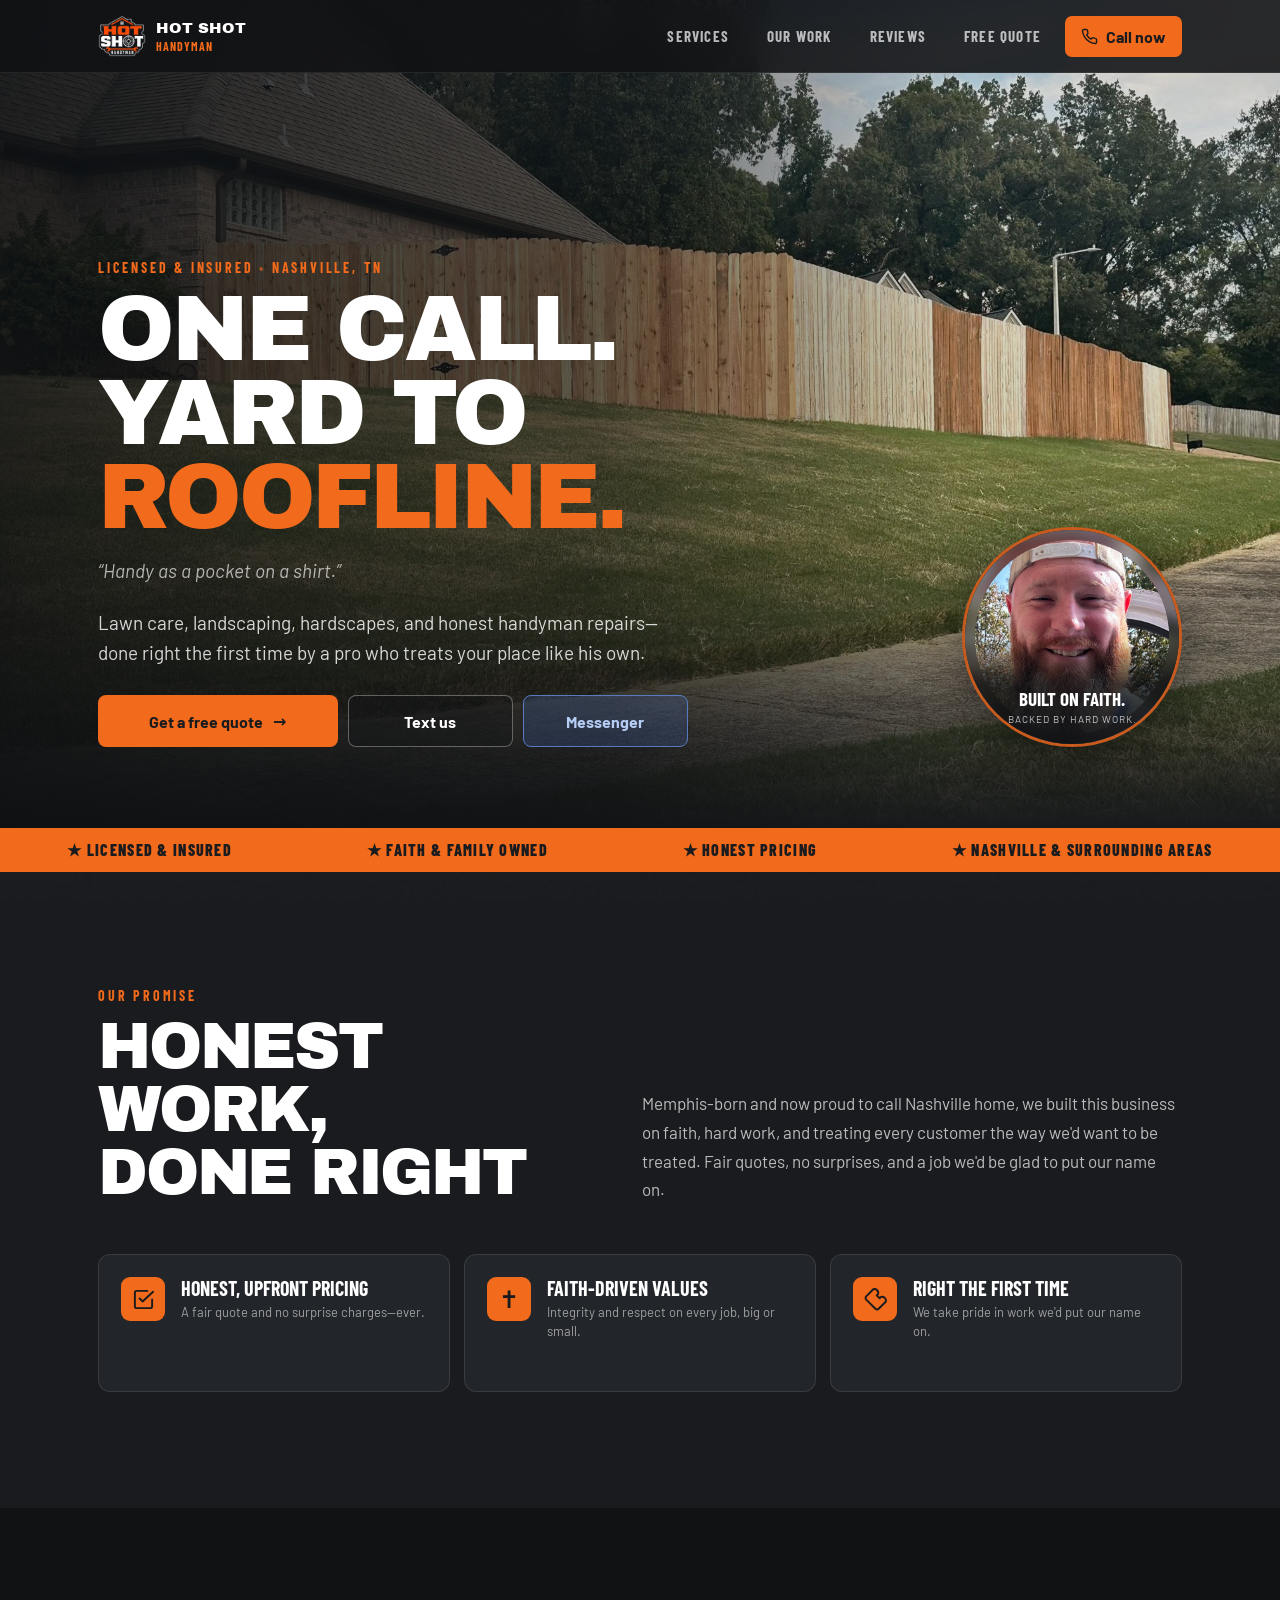
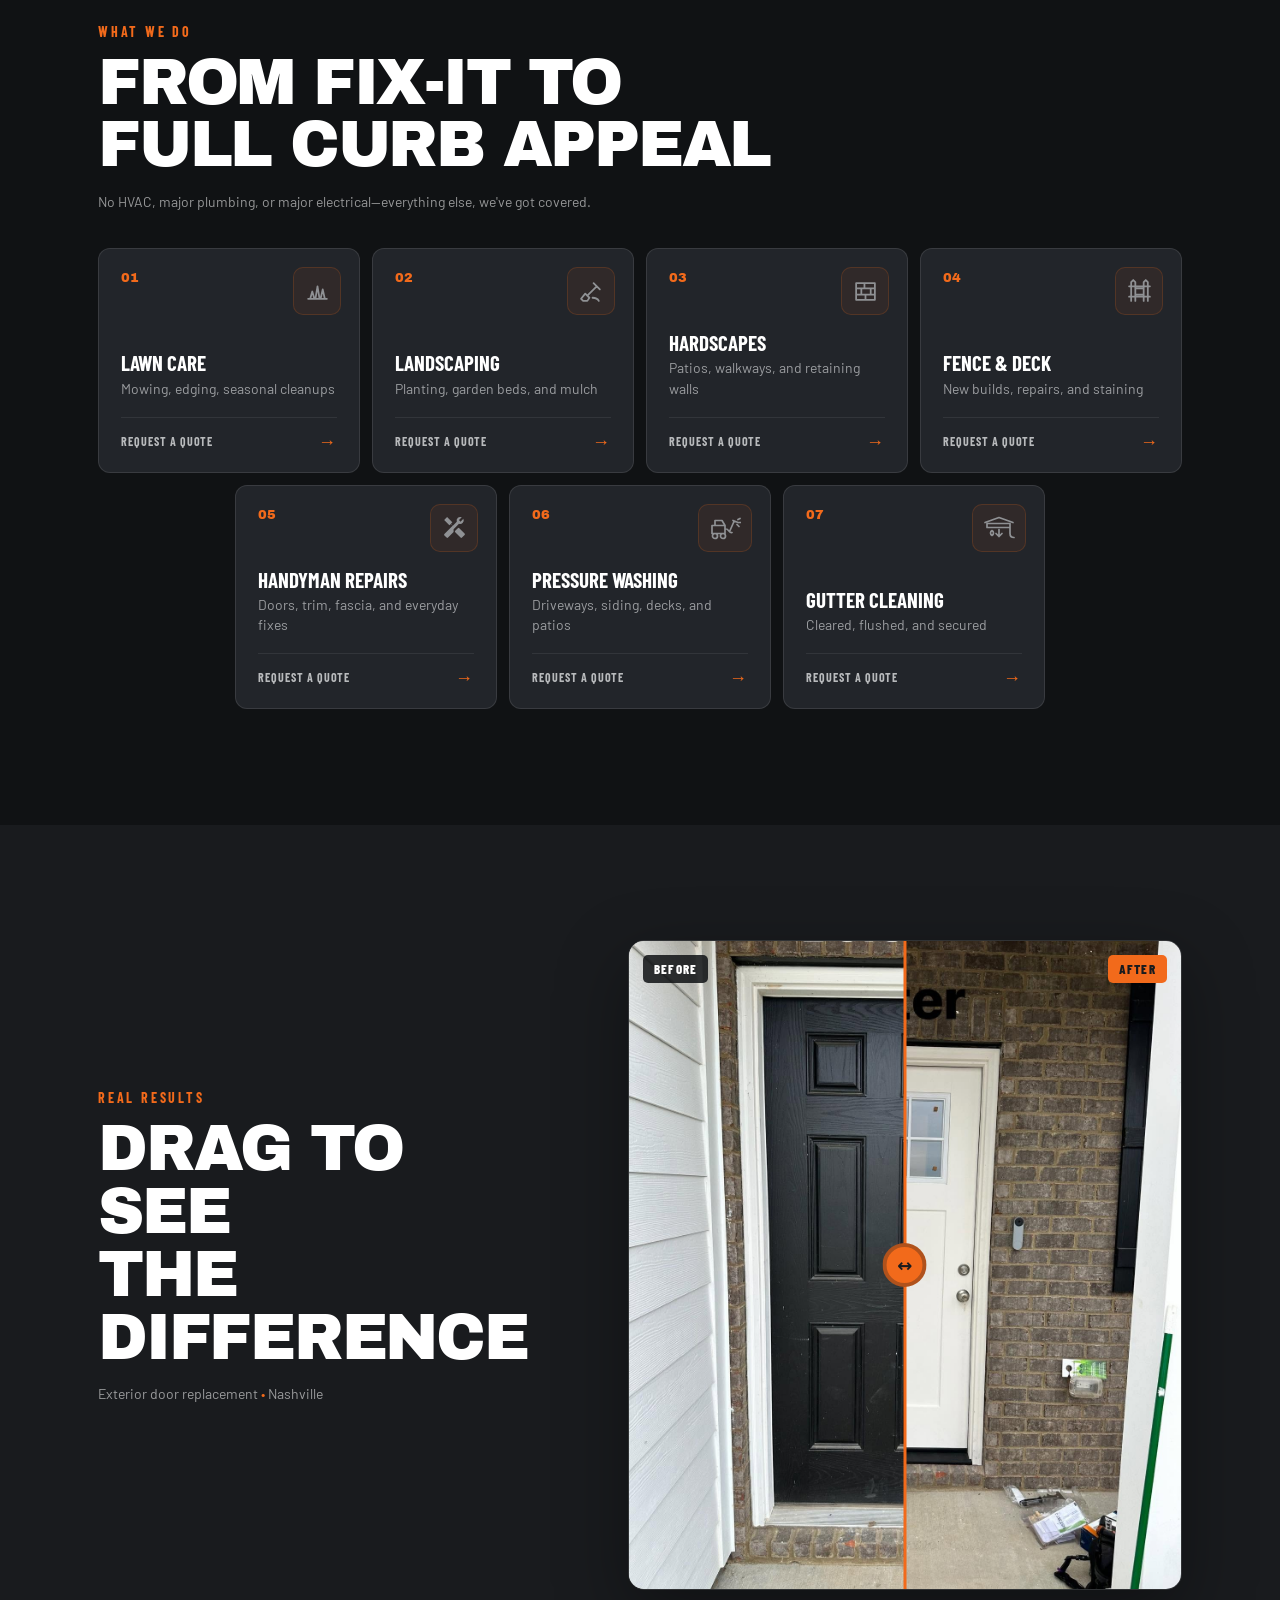
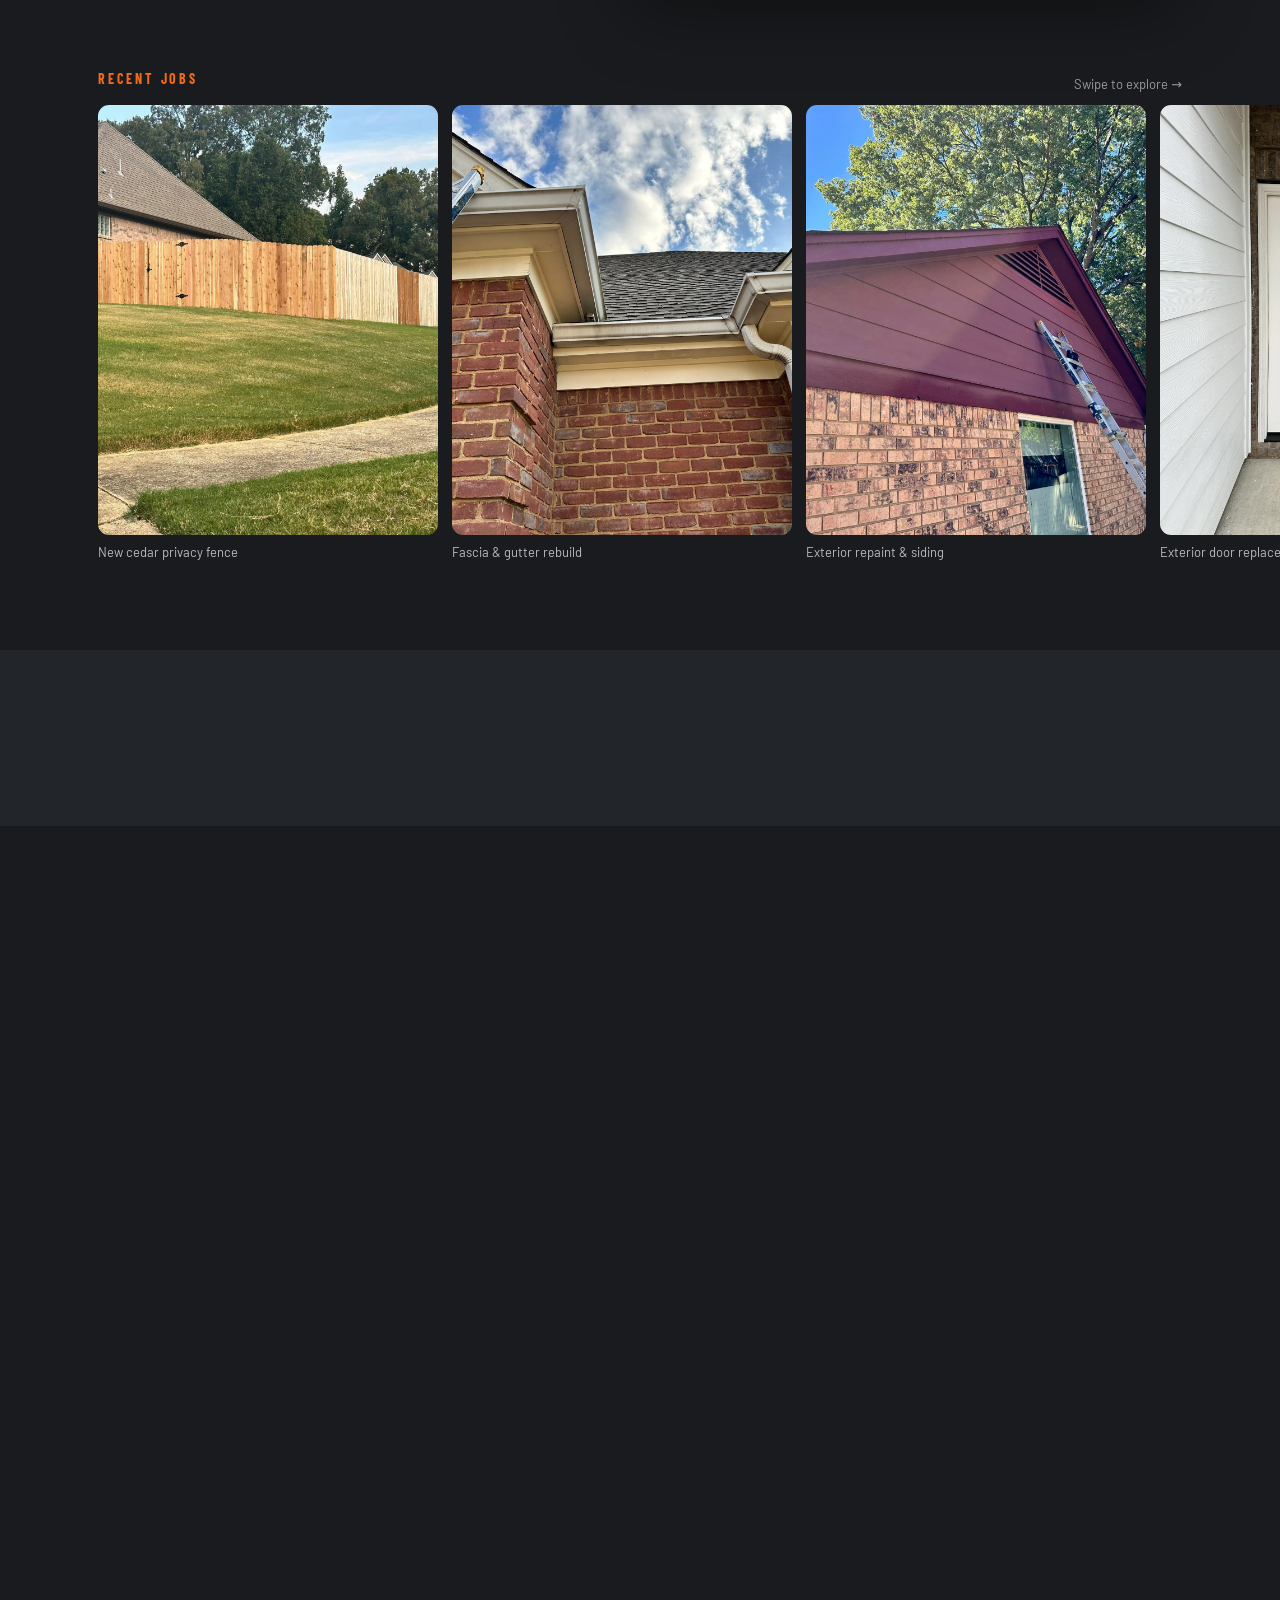
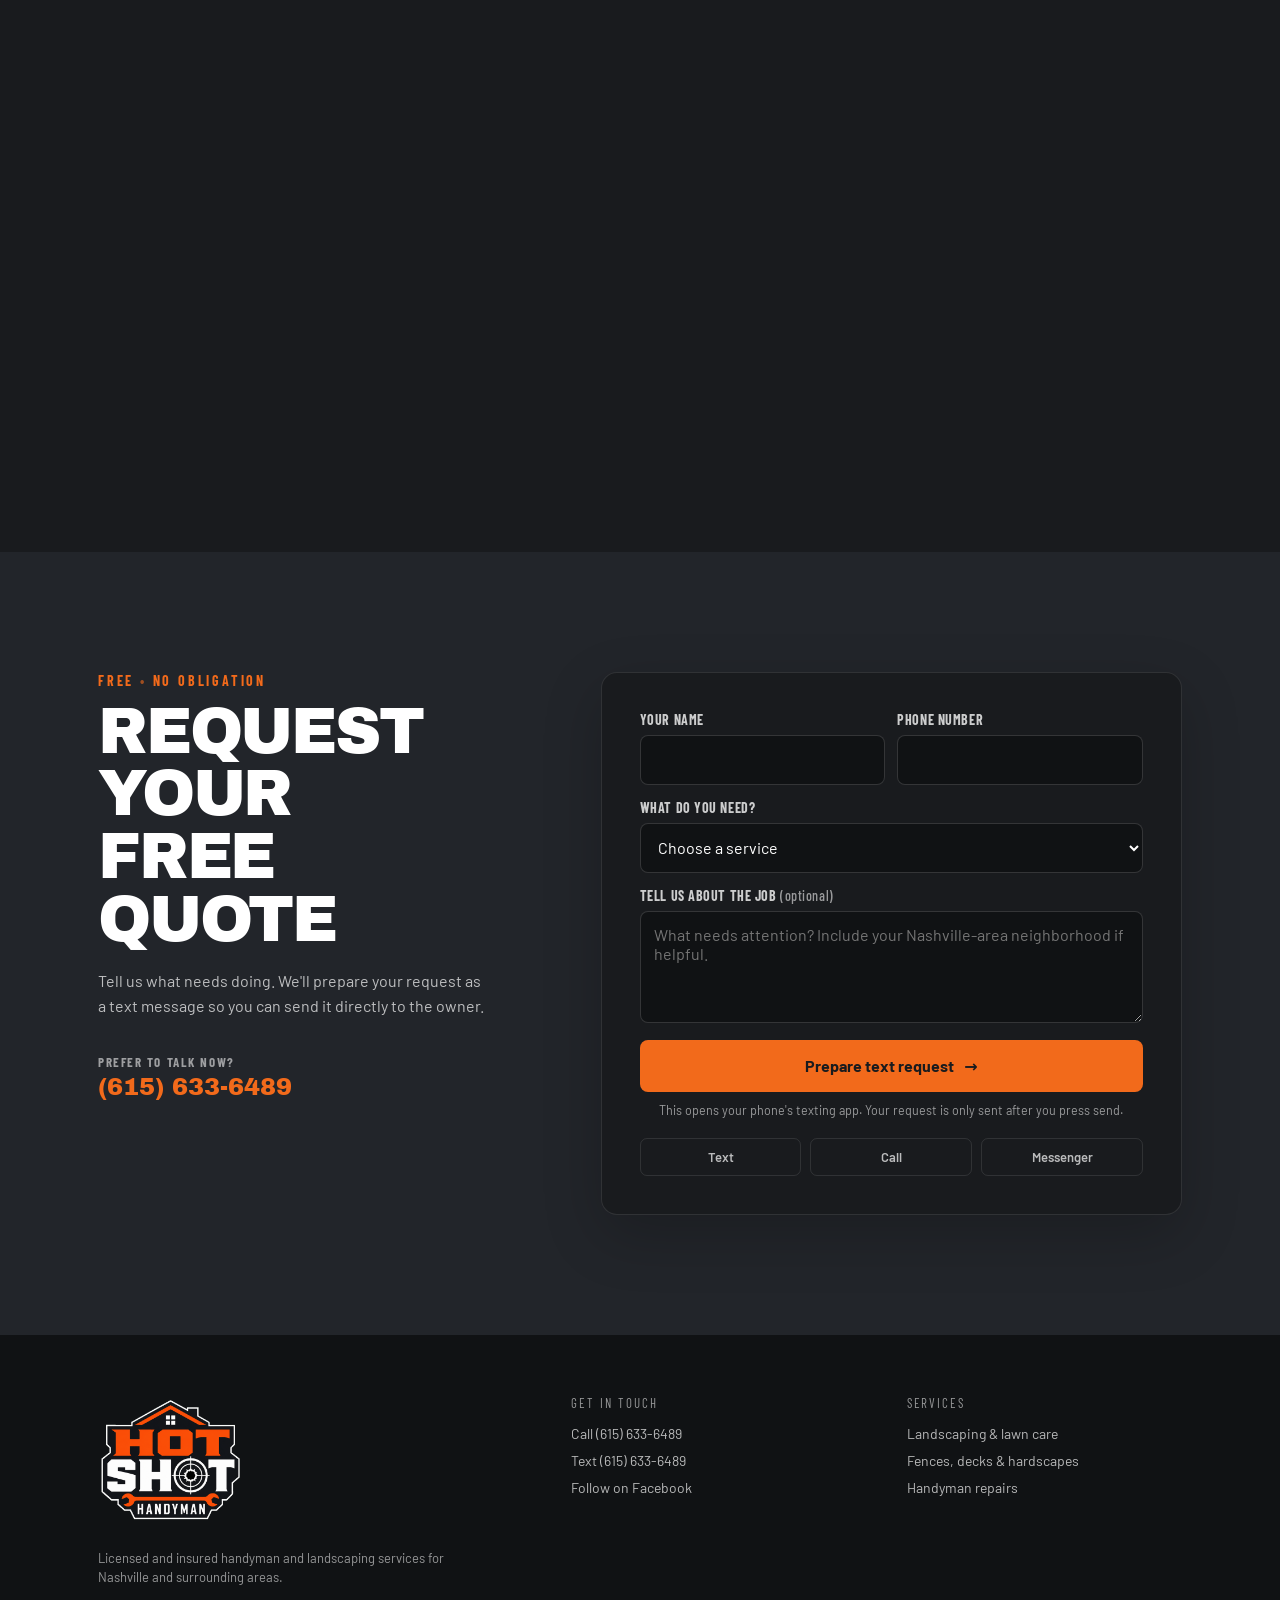
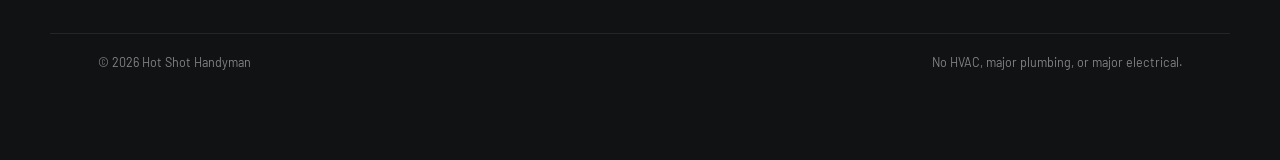
<file: index.html>
<!doctype html>
<html lang="en">
<head>
  <meta charset="utf-8">
  <meta name="viewport" content="width=device-width, initial-scale=1">
  <meta name="theme-color" content="#15181c">
  <meta name="description" content="Licensed and insured landscaping and handyman services in Nashville, TN. Honest pricing for lawn care, fences, decks, repairs, pressure washing, and more.">
  <meta property="og:title" content="Hot Shot Handyman | Nashville, TN">
  <meta property="og:description" content="One call, yard to roofline. Honest landscaping and handyman work done right in Nashville and surrounding areas.">
  <meta property="og:type" content="website">
  <meta property="og:image" content="uploads/651188245_35477635118501867_3400437873868287602_n.jpg">
  <title>Hot Shot Handyman | Nashville, TN</title>
  <link rel="preconnect" href="https://fonts.googleapis.com">
  <link rel="preconnect" href="https://fonts.gstatic.com" crossorigin>
  <link href="https://fonts.googleapis.com/css2?family=Archivo+Black&family=Barlow+Condensed:wght@500;600;700;800&family=Barlow:wght@400;500;600;700&display=swap" rel="stylesheet">
  <link rel="stylesheet" href="styles.css?v=20260722-1">
  <script type="application/ld+json">
  {
    "@context": "https://schema.org",
    "@type": "HomeAndConstructionBusiness",
    "name": "Hot Shot Handyman",
    "telephone": "+1-615-633-6489",
    "areaServed": "Nashville, Tennessee and surrounding areas",
    "image": "hot-shot-logo-web.png",
    "url": "https://www.facebook.com/musiccitylandscapeandrepairsllc",
    "sameAs": ["https://www.facebook.com/musiccitylandscapeandrepairsllc"],
    "priceRange": "$$"
  }
  </script>
</head>
<body>
  <a class="skip-link" href="#main">Skip to content</a>

  <header class="site-header">
    <div class="header-inner shell">
      <a class="brand" href="#top" aria-label="Hot Shot Handyman, home">
        <img src="hot-shot-logo-web.png" alt="" width="54" height="54">
        <span>Hot Shot<small>Handyman</small></span>
      </a>
      <nav class="desktop-nav" aria-label="Primary navigation">
        <a href="#services">Services</a>
        <a href="#work">Our work</a>
        <a href="#reviews">Reviews</a>
        <a href="#quote">Free quote</a>
      </nav>
      <a class="call-button pulse" href="tel:+16156336489" aria-label="Call Hot Shot Handyman at 615-633-6489">
        <svg aria-hidden="true" viewBox="0 0 24 24"><path d="M22 16.92v3a2 2 0 0 1-2.18 2 19.8 19.8 0 0 1-8.63-3.07 19.5 19.5 0 0 1-6-6A19.8 19.8 0 0 1 2.12 4.18 2 2 0 0 1 4.11 2h3a2 2 0 0 1 2 1.72c.12.9.33 1.78.62 2.63a2 2 0 0 1-.45 2.11L8 9.73a16 16 0 0 0 6 6l1.27-1.27a2 2 0 0 1 2.11-.45c.85.29 1.73.5 2.63.62A2 2 0 0 1 22 16.92z"/></svg>
        <span>Call now</span>
      </a>
    </div>
  </header>

  <main id="main">
    <section class="hero" id="top" aria-labelledby="hero-title">
      <img class="hero-photo" src="uploads/651188245_35477635118501867_3400437873868287602_n.jpg" alt="New cedar privacy fence built by Hot Shot Handyman">
      <div class="hero-shade"></div>
      <div class="hero-content shell">
        <div class="hero-copy">
          <p class="eyebrow">Licensed & Insured <span>•</span> Nashville, TN</p>
          <h1 id="hero-title">One call.<br>Yard to<br><em>roofline.</em></h1>
          <p class="hero-tagline">“Handy as a pocket on a shirt.”</p>
          <p class="hero-intro">Lawn care, landscaping, hardscapes, and honest handyman repairs—done right the first time by a pro who treats your place like his own.</p>
          <div class="hero-actions">
            <a class="button button-primary" href="#quote">Get a free quote <span aria-hidden="true">→</span></a>
            <a class="button button-outline" href="sms:+16156336489">Text us</a>
            <a class="button button-facebook" href="https://m.me/musiccitylandscapeandrepairsllc" target="_blank" rel="noopener">Messenger</a>
          </div>
        </div>
        <figure class="hero-badge">
          <img src="pic.jpg?v=20260721-2" alt="Owner of Hot Shot Handyman">
          <figcaption>
            <strong>Built on faith.</strong>
            <span>Backed by hard work.</span>
          </figcaption>
        </figure>
      </div>
    </section>

    <div class="marquee" aria-label="Licensed and insured, faith and family owned, honest pricing, Nashville and surrounding areas">
      <div class="marquee-track" aria-hidden="true">
        <div class="marquee-set"><span>★ Licensed & Insured</span><span>★ Faith & Family Owned</span><span>★ Honest Pricing</span><span>★ Nashville & Surrounding Areas</span></div>
        <div class="marquee-set"><span>★ Licensed & Insured</span><span>★ Faith & Family Owned</span><span>★ Honest Pricing</span><span>★ Nashville & Surrounding Areas</span></div>
      </div>
    </div>

    <section class="section promise-section">
      <div class="shell split-intro">
        <div data-reveal>
          <p class="eyebrow">Our promise</p>
          <h2>Honest work,<br>done right</h2>
        </div>
        <p class="section-lead" data-reveal>Memphis-born and now proud to call Nashville home, we built this business on faith, hard work, and treating every customer the way we'd want to be treated. Fair quotes, no surprises, and a job we'd be glad to put our name on.</p>
      </div>
      <div class="shell promise-grid">
        <article class="value-card" data-reveal>
          <span class="icon-tile" aria-hidden="true">
            <svg viewBox="0 0 24 24"><path d="M8 11l3 3L22 4"/><path d="M21 12v7a2 2 0 0 1-2 2H5a2 2 0 0 1-2-2V5a2 2 0 0 1 2-2h11"/></svg>
          </span>
          <div><h3>Honest, upfront pricing</h3><p>A fair quote and no surprise charges—ever.</p></div>
        </article>
        <article class="value-card" data-reveal>
          <span class="icon-tile icon-cross" aria-hidden="true">✝</span>
          <div><h3>Faith-driven values</h3><p>Integrity and respect on every job, big or small.</p></div>
        </article>
        <article class="value-card" data-reveal>
          <span class="icon-tile" aria-hidden="true">
            <svg viewBox="0 0 24 24"><path d="M14.7 6.3a4 4 0 0 0-5-5L2.3 8.7a2.4 2.4 0 0 0 0 3.4l9.6 9.6a2.4 2.4 0 0 0 3.4 0l7.4-7.4a4 4 0 0 0-5-5l-1.4 1.4-3-3 1.4-1.4z"/></svg>
          </span>
          <div><h3>Right the first time</h3><p>We take pride in work we'd put our name on.</p></div>
        </article>
      </div>
    </section>

    <section class="section services-section" id="services" aria-labelledby="services-title">
      <div class="shell">
        <div class="section-heading" data-reveal>
          <p class="eyebrow">What we do</p>
          <h2 id="services-title">From fix-it to<br>full curb appeal</h2>
          <p>No HVAC, major plumbing, or major electrical—everything else, we've got covered.</p>
        </div>
        <div class="services-grid">
          <a class="service-card" href="#quote" data-service="Lawn Care" data-reveal><span class="service-number">01</span><span class="service-icon-wrap"><svg class="service-icon" aria-hidden="true" viewBox="0 0 24 24"><path d="M3 19h18M5 19l2-7 2 7M10 19l2-12 2 12M15 19l2-9 2 9"/></svg></span><div class="service-copy"><h3>Lawn Care</h3><p>Mowing, edging, seasonal cleanups</p></div><span class="service-link">Request a quote <b>→</b></span></a>
          <a class="service-card" href="#quote" data-service="Landscaping" data-reveal><span class="service-number">02</span><span class="service-icon-wrap"><svg class="service-icon" aria-hidden="true" viewBox="0 0 24 24"><path d="m14 4 6 6M17 7 8 16M6 14l4 4-2 3H4l-2-2zM13 18c3 0 5 1 6 3"/></svg></span><div class="service-copy"><h3>Landscaping</h3><p>Planting, garden beds, and mulch</p></div><span class="service-link">Request a quote <b>→</b></span></a>
          <a class="service-card" href="#quote" data-service="Hardscapes" data-reveal><span class="service-number">03</span><span class="service-icon-wrap"><svg class="service-icon" aria-hidden="true" viewBox="0 0 24 24"><path d="M3 4h8v5H3zM11 4h10v5H11zM3 9h5v6H3zM8 9h9v6H8zM17 9h4v6h-4zM3 15h9v5H3zM12 15h9v5h-9z"/></svg></span><div class="service-copy"><h3>Hardscapes</h3><p>Patios, walkways, and retaining walls</p></div><span class="service-link">Request a quote <b>→</b></span></a>
          <a class="service-card" href="#quote" data-service="Fence &amp; Deck" data-reveal><span class="service-number">04</span><span class="service-icon-wrap"><svg class="service-icon" aria-hidden="true" viewBox="0 0 24 24"><path d="M4 21V3l2-2 2 2v18M16 21V3l2-2 2 2v18M2 7h20M2 17h20M8 9h8v6H8z"/></svg></span><div class="service-copy"><h3>Fence &amp; Deck</h3><p>New builds, repairs, and staining</p></div><span class="service-link">Request a quote <b>→</b></span></a>
          <a class="service-card" href="#quote" data-service="Handyman Repairs" data-reveal><span class="service-number">05</span><span class="service-icon-wrap"><svg class="service-icon service-icon-filled" aria-hidden="true" viewBox="0 0 24 24"><path d="M18.5 22a1 1 0 0 1-.7-.3l-5.1-5.1a1 1 0 0 1 0-1.4l2.5-2.5a1 1 0 0 1 1.4 0l5.1 5.1a1 1 0 0 1 0 1.4l-2.5 2.5a1 1 0 0 1-.7.3M4.4 21.7l-2.1-2.1a1 1 0 0 1 0-1.4l7.9-7.9L8.5 8.6l-1.4 1.3-5-5L4.9 2l5 5-1.3 1.4 1.8 1.8 3.8-3.8A3.5 3.5 0 0 1 19 2.2l-2.7 2.7 1.5 1.5 2.7-2.7a3.5 3.5 0 0 1-4.2 4.8l-5.2 5.2v2.7l-5.3 5.3a1 1 0 0 1-1.4 0"/></svg></span><div class="service-copy"><h3>Handyman Repairs</h3><p>Doors, trim, fascia, and everyday fixes</p></div><span class="service-link">Request a quote <b>→</b></span></a>
          <a class="service-card" href="#quote" data-service="Pressure Washing" data-reveal><span class="service-number">06</span><span class="service-icon-wrap service-icon-wrap-wide"><svg class="service-icon service-icon-machine" aria-hidden="true" viewBox="0 0 32 24"><path d="M3 18h13v-8H3zM6 10V5h7l3 5M6 18a2.5 2.5 0 1 0 0 5 2.5 2.5 0 0 0 0-5ZM14 18a2.5 2.5 0 1 0 0 5 2.5 2.5 0 0 0 0-5ZM16 13c4 0 4 5 7 4M21 15l4-9M24 5l5 2M29 4l2-1M30 7h2M28 9l2 2"/></svg></span><div class="service-copy"><h3>Pressure Washing</h3><p>Driveways, siding, decks, and patios</p></div><span class="service-link">Request a quote <b>→</b></span></a>
          <a class="service-card" href="#quote" data-service="Gutter Cleaning" data-reveal><span class="service-number">07</span><span class="service-icon-wrap service-icon-wrap-wide"><svg class="service-icon service-icon-gutter" aria-hidden="true" viewBox="0 0 32 24"><path d="M2 7 16 2l14 5M4 8h23v4H4zM27 8v10c0 3 1 4 4 4M9 15c-2 1-2 4 0 5 2-1 2-4 0-5ZM16 14v7M13 18l3 3 3-3"/></svg></span><div class="service-copy"><h3>Gutter Cleaning</h3><p>Cleared, flushed, and secured</p></div><span class="service-link">Request a quote <b>→</b></span></a>
        </div>
      </div>
    </section>

    <section class="section work-section" id="work" aria-labelledby="work-title">
      <div class="shell">
        <div class="work-layout">
          <div class="section-heading" data-reveal>
            <p class="eyebrow">Real results</p>
            <h2 id="work-title">Drag to see<br>the difference</h2>
            <p>Exterior door replacement <span>•</span> Nashville</p>
          </div>
          <div class="comparison" data-comparison data-reveal style="--position: 50%">
            <img class="comparison-after" src="uploads/646757462_122276287892067764_7321596585685729588_n.jpg" alt="New white exterior door after replacement">
            <div class="comparison-before">
              <img src="uploads/646813664_122276287958067764_4711660235307660513_n.jpg" alt="Old worn black exterior door before replacement">
            </div>
            <span class="photo-label label-before">Before</span>
            <span class="photo-label label-after">After</span>
            <input class="comparison-range" type="range" min="0" max="100" value="50" aria-label="Compare before and after images">
            <div class="comparison-line" aria-hidden="true"><span>↔</span></div>
          </div>
        </div>
      </div>

      <div class="gallery-wrap" data-reveal>
        <div class="shell gallery-heading">
          <p class="eyebrow">Recent jobs</p>
          <p class="swipe-note">Swipe to explore <span aria-hidden="true">→</span></p>
        </div>
        <div class="gallery" aria-label="Recent project gallery">
          <figure><img src="uploads/651188245_35477635118501867_3400437873868287602_n.jpg" alt="New cedar privacy fence" loading="lazy"><figcaption>New cedar privacy fence</figcaption></figure>
          <figure><img src="uploads/646870572_122276988242067764_2113409320530741178_n.jpg" alt="Fascia and gutter rebuild" loading="lazy"><figcaption>Fascia & gutter rebuild</figcaption></figure>
          <figure><img src="uploads/652931433_35477634981835214_3251760029355082238_n.jpg" alt="Exterior repaint and siding work" loading="lazy"><figcaption>Exterior repaint & siding</figcaption></figure>
          <figure><img src="uploads/646757462_122276287892067764_7321596585685729588_n.jpg" alt="New exterior door installation" loading="lazy"><figcaption>Exterior door replacement</figcaption></figure>
          <figure><img src="uploads/646854319_122276288588067764_4471028385660139660_n.jpg" alt="Cabinet and drawer repair" loading="lazy"><figcaption>Cabinet & drawer repair</figcaption></figure>
        </div>
      </div>
    </section>

    <section class="stats-band" aria-label="Why choose Hot Shot Handyman">
      <div class="shell stats-grid">
        <div data-reveal><strong>1st</strong><span>Time it's done right—no callbacks</span></div>
        <div data-reveal><strong>100%</strong><span>Licensed and fully insured</span></div>
        <div data-reveal><strong>7 days</strong><span>Quick quotes, flexible scheduling</span></div>
        <div data-reveal><strong>5.0★</strong><span>Rating from happy neighbors</span></div>
      </div>
    </section>

    <section class="section reviews-section" id="reviews" aria-labelledby="reviews-title">
      <div class="shell reviews-layout">
        <div class="section-heading" data-reveal>
          <p class="eyebrow">Neighbors talk</p>
          <h2 id="reviews-title">What Nashville<br>is saying</h2>
          <p>Real feedback from a repeat customer.</p>
          <div class="review-cta">
            <span>Worked with us? Tell your neighbors.</span>
            <div class="review-cta-buttons">
              <a class="button button-outline" href="sms:+16156336489?&body=Hi%20Hot%20Shot%20Handyman!%20Here%27s%20my%20review%3A%20">Text us a review</a>
              <a class="review-fb-link" href="https://www.facebook.com/musiccitylandscapeandrepairsllc/reviews" target="_blank" rel="noopener">Review on Facebook <span aria-hidden="true">→</span></a>
            </div>
          </div>
        </div>
        <div class="testimonial" data-testimonial data-reveal aria-live="polite">
          <span class="quote-mark" aria-hidden="true">“</span>
          <blockquote><p data-review-quote></p><footer><strong data-review-name></strong><span data-review-area></span></footer></blockquote>
          <div class="stars" aria-label="5 out of 5 stars">★★★★★</div>
          <div class="review-dots" role="group" aria-label="Choose a testimonial"></div>
        </div>
      </div>
    </section>

    <section class="section facebook-section" aria-labelledby="facebook-title">
      <div class="shell">
        <div class="facebook-heading" data-reveal>
          <span class="facebook-icon" aria-hidden="true">f</span>
          <h2 id="facebook-title">From Facebook</h2>
          <a href="https://www.facebook.com/musiccitylandscapeandrepairsllc" target="_blank" rel="noopener">Follow <span aria-hidden="true">→</span></a>
        </div>
        <div class="posts-grid">
          <article class="post-card" data-reveal>
            <header><img src="hot-shot-logo-web.png" alt=""><div><strong>Hot Shot Handyman</strong><span>Recent project</span></div></header>
            <p>Before & after on this exterior door swap in Nashville. Old worn slab out, bright new craftsman door in.</p>
            <img class="post-photo" src="uploads/646757462_122276287892067764_7321596585685729588_n.jpg" alt="New craftsman-style exterior door" loading="lazy">
            <footer><a href="https://www.facebook.com/musiccitylandscapeandrepairsllc" target="_blank" rel="noopener">View post</a></footer>
          </article>
          <article class="post-card" data-reveal>
            <header><img src="hot-shot-logo-web.png" alt=""><div><strong>Hot Shot Handyman</strong><span>Recent project</span></div></header>
            <p>Wrapped up this cedar privacy fence line this week. Solid, straight, and built to last. Free quotes always.</p>
            <img class="post-photo" src="uploads/651005009_35477635108501868_6597967307864840142_n.jpg" alt="Completed cedar privacy fence line" loading="lazy">
            <footer><a href="https://www.facebook.com/musiccitylandscapeandrepairsllc" target="_blank" rel="noopener">View post</a></footer>
          </article>
        </div>
      </div>
    </section>

    <section class="quote-section" id="quote" aria-labelledby="quote-title">
      <div class="shell quote-layout">
        <div class="quote-copy" data-reveal>
          <p class="eyebrow">Free <span>•</span> No obligation</p>
          <h2 id="quote-title">Request your<br>free quote</h2>
          <p>Tell us what needs doing. We'll prepare your request as a text message so you can send it directly to the owner.</p>
          <div class="direct-contact">
            <span>Prefer to talk now?</span>
            <a href="tel:+16156336489">(615) 633-6489</a>
          </div>
        </div>
        <form class="quote-form" id="quote-form" novalidate data-reveal>
          <div class="field-row">
            <div class="field"><label for="name">Your name</label><input id="name" name="name" autocomplete="name" required></div>
            <div class="field"><label for="phone">Phone number</label><input id="phone" name="phone" type="tel" autocomplete="tel" inputmode="tel" required></div>
          </div>
          <div class="field"><label for="service">What do you need?</label><select id="service" name="service" required><option value="">Choose a service</option><option>Lawn Care</option><option>Landscaping</option><option>Hardscapes</option><option>Fence & Deck</option><option>Handyman Repairs</option><option>Pressure Washing</option><option>Gutter Cleaning</option><option>Something else</option></select></div>
          <div class="field"><label for="notes">Tell us about the job <span>(optional)</span></label><textarea id="notes" name="notes" rows="4" placeholder="What needs attention? Include your Nashville-area neighborhood if helpful."></textarea></div>
          <p class="form-error" id="form-error" role="alert" hidden></p>
          <button class="button button-primary submit-button" type="submit">Prepare text request <span aria-hidden="true">→</span></button>
          <p class="form-note">This opens your phone's texting app. Your request is only sent after you press send.</p>
          <div class="contact-buttons">
            <a href="sms:+16156336489">Text</a><a href="tel:+16156336489">Call</a><a href="https://m.me/musiccitylandscapeandrepairsllc" target="_blank" rel="noopener">Messenger</a>
          </div>
        </form>
      </div>
    </section>
  </main>

  <footer class="site-footer">
    <div class="shell footer-grid">
      <div class="footer-brand">
        <img src="hot-shot-logo-web.png" alt="Hot Shot Handyman" width="160" height="160" loading="lazy">
        <p>Licensed and insured handyman and landscaping services for Nashville and surrounding areas.</p>
      </div>
      <div><h2>Get in touch</h2><a href="tel:+16156336489">Call (615) 633-6489</a><a href="sms:+16156336489">Text (615) 633-6489</a><a href="https://www.facebook.com/musiccitylandscapeandrepairsllc" target="_blank" rel="noopener">Follow on Facebook</a></div>
      <div><h2>Services</h2><a href="#services">Landscaping & lawn care</a><a href="#services">Fences, decks & hardscapes</a><a href="#services">Handyman repairs</a></div>
    </div>
    <div class="shell footer-bottom"><span>© 2026 Hot Shot Handyman</span><span>No HVAC, major plumbing, or major electrical.</span></div>
  </footer>

  <nav class="mobile-action-bar" aria-label="Quick contact">
    <a href="tel:+16156336489">Call</a><a href="sms:+16156336489">Text</a><a class="action-quote" href="#quote">Free quote</a>
  </nav>
  <script src="script.js"></script>
</body>
</html>
</file>
<file: styles.css>
:root {
  --bg: #191b1e;
  --bg-deep: #101214;
  --surface: #22252a;
  --surface-light: #292d32;
  --orange: #f26a1b;
  --orange-light: #ff8340;
  --green: #a8b54d;
  --blue: #4267b2;
  --white: #fff;
  --text: #fff;
  --muted: rgba(255, 255, 255, .7);
  --faint: rgba(255, 255, 255, .56);
  --border: rgba(255, 255, 255, .1);
  --display: "Archivo Black", Impact, sans-serif;
  --condensed: "Barlow Condensed", Arial Narrow, sans-serif;
  --body: "Barlow", system-ui, sans-serif;
  --shell: 1180px;
  --gutter: clamp(22px, 5vw, 48px);
}

*, *::before, *::after { box-sizing: border-box; }
html { scroll-behavior: smooth; scroll-padding-top: 80px; }
body { margin: 0; overflow-x: hidden; background: var(--bg); color: var(--white); font-family: var(--body); -webkit-font-smoothing: antialiased; }
body::before { content: ""; position: fixed; z-index: -1; inset: 0; opacity: .22; pointer-events: none; background-image: url("data:image/svg+xml,%3Csvg viewBox='0 0 160 160' xmlns='http://www.w3.org/2000/svg'%3E%3Cfilter id='n'%3E%3CfeTurbulence type='fractalNoise' baseFrequency='.9' numOctaves='3' stitchTiles='stitch'/%3E%3C/filter%3E%3Crect width='100%25' height='100%25' filter='url(%23n)' opacity='.08'/%3E%3C/svg%3E"); }
img { max-width: 100%; }
a { color: inherit; text-decoration: none; }
button, input, select, textarea { font: inherit; }
button, a { -webkit-tap-highlight-color: transparent; }
::selection { background: var(--orange); color: var(--bg); }

.shell { width: min(100%, var(--shell)); margin-inline: auto; padding-inline: var(--gutter); }
.skip-link { position: fixed; z-index: 1000; top: 8px; left: 8px; padding: 10px 14px; transform: translateY(-140%); border-radius: 6px; background: #fff; color: #111; font-weight: 700; }
.skip-link:focus { transform: none; }

.site-header { position: fixed; z-index: 100; top: 0; width: 100%; border-bottom: 1px solid rgba(255, 255, 255, .08); background: rgba(16, 18, 20, .88); backdrop-filter: blur(14px); }
.header-inner { min-height: 72px; display: flex; align-items: center; justify-content: space-between; gap: 24px; }
.brand { display: flex; align-items: center; min-width: 0; font-family: var(--display); font-size: 15px; line-height: 1; text-transform: uppercase; }
.brand img { width: 48px; height: 48px; margin-right: 10px; object-fit: cover; border-radius: 7px; }
.brand small { display: block; margin-top: 4px; color: var(--orange); font-family: var(--condensed); font-size: 12px; font-weight: 700; letter-spacing: .08em; }
.desktop-nav { display: flex; align-items: center; gap: clamp(18px, 3vw, 38px); margin-left: auto; }
.desktop-nav a { position: relative; color: var(--muted); font-family: var(--condensed); font-size: 15px; font-weight: 700; letter-spacing: .08em; text-transform: uppercase; }
.desktop-nav a::after { content: ""; position: absolute; right: 0; bottom: -8px; left: 0; height: 2px; transform: scaleX(0); background: var(--orange); transition: transform .2s; }
.desktop-nav a:hover, .desktop-nav a:focus-visible { color: #fff; }
.desktop-nav a:hover::after, .desktop-nav a:focus-visible::after { transform: scaleX(1); }
.call-button { display: inline-flex; align-items: center; gap: 8px; padding: 11px 16px; border-radius: 7px; background: var(--orange); color: var(--bg); font-weight: 700; transition: background .2s, transform .2s; }
.call-button svg { width: 17px; fill: none; stroke: currentColor; stroke-linecap: round; stroke-linejoin: round; stroke-width: 2; }
.call-button:hover { background: var(--orange-light); transform: translateY(-1px); }

.hero { position: relative; min-height: min(850px, 92svh); display: flex; align-items: flex-end; overflow: hidden; isolation: isolate; }
.hero-photo, .hero-shade { position: absolute; z-index: -2; inset: 0; width: 100%; height: 100%; }
.hero-photo { object-fit: cover; object-position: center 44%; filter: saturate(.85); transform: scale(1.015); }
.hero-shade { z-index: -1; background: linear-gradient(90deg, rgba(13, 15, 17, .9) 0%, rgba(13, 15, 17, .67) 46%, rgba(13, 15, 17, .16) 75%), linear-gradient(0deg, var(--bg) 0%, transparent 35%); }
.hero-content { display: flex; align-items: flex-end; justify-content: space-between; gap: 50px; padding-top: 150px; padding-bottom: clamp(58px, 9vh, 95px); }
.hero-copy { max-width: 670px; }
.eyebrow { margin: 0 0 12px; color: var(--orange); font-family: var(--condensed); font-size: 14px; font-weight: 700; letter-spacing: .2em; text-transform: uppercase; }
.eyebrow span { opacity: .6; }
h1, h2 { font-family: var(--display); font-weight: 400; letter-spacing: -.035em; text-transform: uppercase; }
h1 { margin: 0; font-size: clamp(49px, 7.5vw, 92px); line-height: .91; }
h1 em { color: var(--orange); font-style: normal; }
.hero-tagline { margin: 18px 0 0; color: rgba(255, 255, 255, .66); font-size: clamp(16px, 2vw, 19px); font-style: italic; line-height: 1.4; }
.hero-intro { max-width: 590px; margin: 24px 0 28px; color: rgba(255, 255, 255, .82); font-size: clamp(16px, 2vw, 19px); line-height: 1.55; }
.hero-actions { display: grid; grid-template-columns: minmax(200px, 1.45fr) 1fr 1fr; gap: 10px; max-width: 630px; }
.button { min-height: 52px; display: inline-flex; align-items: center; justify-content: center; gap: 10px; padding: 13px 18px; border: 1px solid transparent; border-radius: 8px; cursor: pointer; font-weight: 700; transition: border-color .2s, background .2s, color .2s, transform .2s; }
.button:hover { transform: translateY(-2px); }
.button-primary { background: var(--orange); color: var(--bg); }
.button-primary:hover { background: var(--orange-light); }
.button-outline { border-color: rgba(255,255,255,.32); background: rgba(16,18,20,.35); color: #fff; }
.button-outline:hover { border-color: #fff; background: rgba(255,255,255,.08); }
.button-facebook { border-color: #577ac0; background: rgba(66,103,178,.24); color: #b6cdf4; }
.button-facebook:hover { background: rgba(66,103,178,.4); color: #fff; }
.hero-badge { position: relative; width: 220px; height: 220px; min-height: 220px; flex: none; overflow: hidden; margin: 0; border: 3px solid rgba(242,106,27,.8); border-radius: 50%; background: var(--surface); text-align: center; text-transform: uppercase; box-shadow: 0 18px 50px rgba(0,0,0,.4); }
.hero-badge::before { content: ""; position: absolute; inset: -10px; background: url("pic.jpg?v=20260721-3") center 30% / cover no-repeat; filter: blur(7px) brightness(.68); transform: scale(1.08); }
.hero-badge img { position: absolute; z-index: 1; inset: 0; width: 100%; height: 100%; display: block; border-radius: 50%; object-fit: cover; object-position: center 30%; transform: scale(.91); -webkit-mask-image: radial-gradient(circle, #000 82%, transparent 100%); mask-image: radial-gradient(circle, #000 82%, transparent 100%); }
.hero-badge figcaption { position: absolute; z-index: 2; right: 0; bottom: 0; left: 0; display: flex; flex-direction: column; align-items: center; padding: 48px 15px 19px; background: linear-gradient(0deg, rgba(16,18,20,.96) 0%, rgba(16,18,20,.78) 58%, transparent 100%); }
.hero-badge strong { font-family: var(--condensed); font-size: 19px; line-height: 1; }
.hero-badge span { margin-top: 5px; color: rgba(255,255,255,.72); font-size: 10px; letter-spacing: .1em; }

.marquee { overflow: hidden; padding-block: 12px; background: var(--orange); white-space: nowrap; }
.marquee-track { width: max-content; display: flex; animation: marquee 24s linear infinite; }
.marquee-set { min-width: 100vw; display: flex; flex: none; justify-content: space-around; }
.marquee-set span { padding-inline: 28px; color: var(--bg); font-family: var(--condensed); font-size: 16px; font-weight: 800; letter-spacing: .08em; text-transform: uppercase; }
@keyframes marquee { to { transform: translateX(-50%); } }
@keyframes pulse { 0% { box-shadow: 0 0 0 0 rgba(242,106,27,.45); } 70% { box-shadow: 0 0 0 13px rgba(242,106,27,0); } 100% { box-shadow: 0 0 0 0 rgba(242,106,27,0); } }
.pulse { animation: pulse 2.4s infinite; }

.section { padding-block: clamp(66px, 9vw, 116px); }
h2 { margin: 0; font-size: clamp(37px, 5vw, 64px); line-height: .98; }
.split-intro { display: grid; grid-template-columns: .9fr 1.1fr; align-items: end; gap: clamp(36px, 8vw, 120px); }
.section-lead { max-width: 630px; margin: 0; color: var(--muted); font-size: 17px; line-height: 1.7; }
.promise-grid { display: grid; grid-template-columns: repeat(3, 1fr); gap: 14px; margin-top: 50px; }
.value-card { min-height: 138px; display: flex; align-items: flex-start; gap: 16px; padding: 22px; border: 1px solid var(--border); border-radius: 12px; background: var(--surface); }
.icon-tile { width: 44px; height: 44px; display: grid; flex: none; place-items: center; border-radius: 9px; background: var(--orange); color: var(--bg); font-size: 24px; font-weight: 800; }
.icon-tile svg { width: 23px; fill: none; stroke: currentColor; stroke-linecap: round; stroke-linejoin: round; stroke-width: 2; }
.value-card h3, .service-card h3 { margin: 1px 0 4px; font-family: var(--condensed); font-size: 20px; line-height: 1.05; text-transform: uppercase; }
.value-card p, .service-card p { margin: 0; color: var(--faint); font-size: 13px; line-height: 1.45; }

.services-section { background: var(--bg-deep); }
.section-heading { margin-bottom: 36px; }
.section-heading > p:not(.eyebrow) { max-width: 600px; margin: 14px 0 0; color: var(--faint); font-size: 14px; line-height: 1.5; }
.services-grid { display: grid; grid-template-columns: repeat(8, 1fr); gap: 12px; }
.service-card { grid-column: span 2; }
.service-card:nth-child(5) { grid-column: 2 / span 2; }
.service-card { position: relative; min-height: 220px; display: flex; flex-direction: column; overflow: hidden; padding: 22px; border: 1px solid var(--border); border-radius: 12px; background: var(--surface); color: var(--text); text-decoration: none; transition: border-color .22s, box-shadow .22s, transform .22s, background .22s; }
.service-card::before { content: ""; position: absolute; inset: 0 auto auto 0; width: 0; height: 3px; background: var(--orange); transition: width .25s ease; }
.service-card:hover { border-color: rgba(242,106,27,.58); background: var(--surface-light); box-shadow: 0 18px 36px rgba(0,0,0,.2); transform: translateY(-5px); }
.service-card:hover::before { width: 100%; }
.service-number { position: relative; z-index: 1; color: var(--orange); font-family: var(--display); font-size: 13px; }
.service-icon-wrap { position: absolute; top: 18px; right: 18px; width: 48px; height: 48px; display: grid; place-items: center; border: 1px solid rgba(242,106,27,.18); border-radius: 10px; background: rgba(242,106,27,.07); color: #8f9194; transition: border-color .22s, background .22s, color .22s, transform .22s; }
.service-icon { width: 25px; height: 25px; fill: none; stroke: currentColor; stroke-width: 1.7; stroke-linecap: round; stroke-linejoin: round; }
.service-icon-filled { fill: currentColor; stroke: none; }
.service-icon-wrap-wide { width: 54px; }
.service-icon-machine, .service-icon-gutter { width: 32px; }
.service-card:hover .service-icon-wrap { border-color: rgba(242,106,27,.48); background: rgba(242,106,27,.13); color: var(--orange); transform: rotate(2deg) scale(1.04); }
.service-copy { position: relative; z-index: 1; margin-top: auto; padding-top: 46px; }
.service-card h3 { font-size: 21px; }
.service-card p { color: #9b9da0; font-size: 14px; }
.service-link { position: relative; z-index: 1; display: flex; align-items: center; justify-content: space-between; margin-top: 18px; padding-top: 14px; border-top: 1px solid rgba(255,255,255,.075); color: #b8babc; font-family: var(--condensed); font-size: 12px; font-weight: 700; letter-spacing: .08em; text-transform: uppercase; transition: color .2s; }
.service-link b { color: var(--orange); font-size: 18px; line-height: 1; transition: transform .2s; }
.service-card:hover .service-link { color: var(--text); }
.service-card:hover .service-link b { transform: translateX(4px); }

.work-section { padding-bottom: 70px; }
.work-layout { display: grid; grid-template-columns: .7fr 1.3fr; align-items: center; gap: clamp(40px, 8vw, 100px); }
.work-layout .section-heading > p:last-child span { color: var(--orange); }
.comparison { --position: 50%; position: relative; height: clamp(430px, 60vw, 650px); overflow: hidden; border: 1px solid var(--border); border-radius: 16px; cursor: ew-resize; user-select: none; touch-action: none; box-shadow: 0 24px 70px rgba(0,0,0,.35); }
.comparison-after, .comparison-before, .comparison-before img { position: absolute; inset: 0; width: 100%; height: 100%; object-fit: cover; object-position: center; }
.comparison-before { right: auto; width: var(--position); overflow: hidden; }
.comparison-before img { width: var(--comparison-width, 700px); max-width: none; }
.comparison-range { position: absolute; z-index: 5; inset: 0; width: 100%; height: 100%; margin: 0; cursor: ew-resize; opacity: 0; }
.comparison-line { position: absolute; z-index: 4; top: 0; bottom: 0; left: var(--position); width: 3px; transform: translateX(-50%); background: var(--orange); pointer-events: none; }
.comparison-line span { position: absolute; top: 50%; left: 50%; width: 44px; height: 44px; display: grid; place-items: center; transform: translate(-50%, -50%); border: 4px solid rgba(25,27,30,.3); border-radius: 50%; background: var(--orange); color: var(--bg); font-size: 18px; font-weight: 800; }
.photo-label { position: absolute; z-index: 3; top: 14px; padding: 6px 11px; border-radius: 5px; font-family: var(--condensed); font-size: 13px; font-weight: 800; letter-spacing: .1em; text-transform: uppercase; pointer-events: none; }
.label-before { left: 14px; background: rgba(16,18,20,.85); }
.label-after { right: 14px; background: var(--orange); color: var(--bg); }
.comparison:focus-within { outline: 3px solid #fff; outline-offset: 3px; }
.gallery-wrap { margin-top: 80px; }
.gallery-heading { display: flex; align-items: center; justify-content: space-between; }
.swipe-note { margin: 0; color: var(--faint); font-size: 13px; }
.gallery { width: min(calc(100% - max(var(--gutter), (100vw - var(--shell)) / 2)), calc(var(--shell) + (100vw - var(--shell)) / 2)); display: flex; gap: 14px; overflow-x: auto; margin-left: max(var(--gutter), calc((100vw - var(--shell)) / 2 + var(--gutter))); padding: 6px max(var(--gutter), calc((100vw - var(--shell)) / 2 + var(--gutter))) 20px 0; scroll-snap-type: x mandatory; scrollbar-color: var(--orange) transparent; scrollbar-width: thin; }
.gallery figure { width: clamp(235px, 28vw, 340px); flex: none; margin: 0; scroll-snap-align: start; }
.gallery img { width: 100%; height: clamp(300px, 36vw, 430px); display: block; border-radius: 11px; object-fit: cover; }
.gallery figcaption { margin-top: 9px; color: var(--muted); font-size: 13px; }

.stats-band { padding-block: 44px; background: var(--surface); }
.stats-grid { display: grid; grid-template-columns: repeat(4, 1fr); gap: 24px; }
.stats-grid > div { padding-left: 20px; border-left: 2px solid rgba(242,106,27,.5); }
.stats-grid strong { display: block; color: var(--orange); font-family: var(--display); font-size: clamp(29px, 4vw, 46px); font-weight: 400; line-height: 1; }
.stats-grid span { display: block; max-width: 180px; margin-top: 7px; color: var(--muted); font-size: 13px; line-height: 1.35; }

.reviews-layout { display: grid; grid-template-columns: .8fr 1.2fr; align-items: center; gap: clamp(40px, 9vw, 120px); }
.review-cta { margin-top: 34px; padding-top: 24px; border-top: 1px solid var(--border); }
.review-cta > span { display: block; margin-bottom: 14px; color: var(--faint); font-family: var(--condensed); font-size: 13px; font-weight: 700; letter-spacing: .12em; text-transform: uppercase; }
.review-cta .button-outline { min-height: 46px; padding: 10px 18px; font-size: 14px; }
.review-cta-buttons { display: flex; flex-wrap: wrap; align-items: center; gap: 10px 18px; }
.review-fb-link { color: #b6cdf4; font-size: 14px; font-weight: 600; text-decoration: none; }
.review-fb-link:hover { color: #fff; text-decoration: underline; }
.testimonial { position: relative; min-height: 330px; padding: clamp(28px, 5vw, 54px); overflow: hidden; border-radius: 16px; background: var(--orange); color: var(--bg); }
.quote-mark { position: absolute; top: 5px; right: 28px; color: rgba(25,27,30,.14); font-family: Georgia, serif; font-size: 180px; line-height: 1; }
.testimonial blockquote { position: relative; margin: 0; }
.testimonial blockquote p { max-width: 680px; min-height: 94px; margin: 24px 0; font-size: clamp(20px, 2.5vw, 28px); font-weight: 600; line-height: 1.35; }
.testimonial blockquote footer { display: flex; flex-direction: column; }
.testimonial blockquote strong { font-family: var(--condensed); font-size: 17px; letter-spacing: .08em; text-transform: uppercase; }
.testimonial blockquote span { margin-top: 2px; color: rgba(25,27,30,.66); font-size: 13px; }
.stars { position: absolute; right: clamp(28px, 5vw, 54px); bottom: 44px; letter-spacing: 3px; }
.review-dots { display: flex; gap: 7px; margin-top: 30px; }
.review-dot { width: 8px; height: 8px; padding: 0; border: 0; border-radius: 10px; background: rgba(25,27,30,.32); cursor: pointer; transition: width .25s, background .25s; }
.review-dot[aria-current="true"] { width: 27px; background: var(--bg); }
.review-dot:focus-visible { outline: 2px solid #fff; outline-offset: 2px; }

.facebook-section { padding-top: 20px; }
.facebook-heading { display: flex; align-items: center; gap: 11px; margin-bottom: 18px; }
.facebook-icon { width: 30px; height: 30px; display: grid; place-items: center; border-radius: 6px; background: var(--blue); font-family: Arial; font-size: 19px; font-weight: 800; }
.facebook-heading h2 { font-size: 23px; letter-spacing: -.01em; }
.facebook-heading a { margin-left: auto; color: #9ab7eb; font-size: 14px; font-weight: 700; }
.posts-grid { display: grid; grid-template-columns: 1fr 1fr; gap: 14px; }
.post-card { overflow: hidden; border: 1px solid var(--border); border-radius: 13px; background: var(--surface); }
.post-card header { display: flex; align-items: center; gap: 10px; padding: 14px 16px 8px; }
.post-card header img { width: 39px; height: 39px; border-radius: 50%; object-fit: cover; }
.post-card header div { display: flex; flex-direction: column; }
.post-card header strong { font-size: 13px; }
.post-card header span { color: var(--faint); font-size: 12px; }
.post-card > p { min-height: 68px; margin: 0; padding: 3px 16px 14px; color: rgba(255,255,255,.8); font-size: 14px; line-height: 1.5; }
.post-photo { width: 100%; height: 320px; display: block; object-fit: cover; }
.post-card footer { display: flex; gap: 18px; padding: 12px 16px; color: var(--faint); font-size: 12px; }
.post-card footer a { margin-left: auto; color: #9ab7eb; font-weight: 700; }

.quote-section { padding-block: clamp(70px, 10vw, 120px); background: var(--surface); }
.quote-layout { display: grid; grid-template-columns: .8fr 1.2fr; gap: clamp(42px, 9vw, 120px); }
.quote-copy > p:not(.eyebrow) { max-width: 430px; color: var(--muted); font-size: 16px; line-height: 1.6; }
.direct-contact { display: flex; flex-direction: column; margin-top: 35px; }
.direct-contact span { color: var(--faint); font-family: var(--condensed); font-size: 13px; font-weight: 700; letter-spacing: .12em; text-transform: uppercase; }
.direct-contact a { margin-top: 4px; color: var(--orange); font-family: var(--display); font-size: 24px; }
.quote-form { padding: clamp(22px, 4vw, 38px); border: 1px solid var(--border); border-radius: 16px; background: var(--bg); box-shadow: 0 20px 60px rgba(0,0,0,.2); }
.field-row { display: grid; grid-template-columns: 1fr 1fr; gap: 12px; }
.field { margin-bottom: 14px; }
.field label { display: block; margin-bottom: 7px; color: rgba(255,255,255,.78); font-family: var(--condensed); font-size: 14px; font-weight: 700; letter-spacing: .04em; text-transform: uppercase; }
.field label span { color: var(--faint); font-weight: 500; text-transform: none; }
.field input, .field select, .field textarea { width: 100%; border: 1px solid rgba(255,255,255,.15); border-radius: 8px; outline: none; background: var(--bg-deep); color: #fff; }
.field input, .field select { height: 50px; padding: 0 13px; }
.field textarea { min-height: 112px; padding: 13px; resize: vertical; }
.field input:focus, .field select:focus, .field textarea:focus { border-color: var(--orange); box-shadow: 0 0 0 3px rgba(242,106,27,.16); }
.field [aria-invalid="true"] { border-color: #ff806c; }
.submit-button { width: 100%; border: 0; }
.form-error { margin: 0 0 12px; color: #ff9a89; font-size: 13px; }
.form-note { margin: 10px 0 0; color: var(--faint); font-size: 12.5px; text-align: center; }
.contact-buttons { display: grid; grid-template-columns: repeat(3, 1fr); gap: 9px; margin-top: 20px; }
.contact-buttons a { padding: 10px 8px; border: 1px solid var(--border); border-radius: 7px; color: var(--muted); font-size: 13px; font-weight: 600; text-align: center; }
.contact-buttons a:hover { border-color: var(--orange); color: #fff; }

.site-footer { padding: 52px 0 90px; background: var(--bg-deep); }
.footer-grid { display: grid; grid-template-columns: 1.5fr 1fr 1fr; gap: 60px; }
.footer-brand img { width: 145px; height: 145px; object-fit: cover; border-radius: 10px; }
.footer-brand p { max-width: 390px; margin: 14px 0 0; color: var(--faint); font-size: 13px; line-height: 1.5; }
.footer-grid h2 { margin: 10px 0 16px; color: var(--faint); font-family: var(--condensed); font-size: 13px; letter-spacing: .15em; text-transform: uppercase; }
.footer-grid > div:not(:first-child) { display: flex; flex-direction: column; align-items: flex-start; }
.footer-grid > div:not(:first-child) a { margin-bottom: 10px; color: var(--muted); font-size: 14px; }
.footer-grid a:hover { color: var(--orange); }
.footer-bottom { display: flex; justify-content: space-between; gap: 20px; margin-top: 45px; padding-top: 20px; border-top: 1px solid rgba(255,255,255,.08); color: rgba(255,255,255,.48); font-size: 12.5px; }
.mobile-action-bar { display: none; }

[data-reveal] { opacity: 0; transform: translateY(24px); transition: opacity .65s cubic-bezier(.2,.6,.2,1), transform .65s cubic-bezier(.2,.6,.2,1); }
[data-reveal].is-visible { opacity: 1; transform: translateY(0); }

@media (max-width: 900px) {
  .desktop-nav { display: none; }
  .hero-badge { position: absolute; top: 105px; right: var(--gutter); width: 142px; height: 142px; min-height: 142px; display: block; }
  .hero-badge figcaption { padding: 36px 10px 13px; }
  .hero-badge strong { font-size: 15px; }
  .hero-badge span { font-size: 8px; }
  .hero-content { justify-content: flex-start; }
  .services-grid { grid-template-columns: repeat(2, 1fr); }
  .service-card, .service-card:nth-child(5) { grid-column: auto; }
  .promise-grid { grid-template-columns: 1fr; }
  .value-card { min-height: 0; }
  .work-layout, .reviews-layout, .quote-layout { grid-template-columns: 1fr; }
  .work-layout .section-heading { margin-bottom: 0; }
  .comparison { height: min(680px, 90vw); }
  .stats-grid { grid-template-columns: repeat(2, 1fr); row-gap: 36px; }
}

@media (max-width: 640px) {
  :root { --gutter: 22px; }
  html { scroll-padding-top: 64px; }
  body { padding-bottom: 62px; }
  .site-header .shell { padding-inline: 16px; }
  .header-inner { min-height: 64px; }
  .brand img { width: 42px; height: 42px; }
  .brand { font-size: 12px; }
  .brand small { font-size: 9px; }
  .call-button { padding: 9px 11px; font-size: 13px; }
  .call-button span { font-size: 0; }
  .call-button span::after { content: "Call"; font-size: 13px; }
  .hero { min-height: 760px; }
  .hero-photo { object-position: 58% center; }
  .hero-badge { top: 88px; right: 18px; width: 112px; height: 112px; min-height: 112px; border-width: 2px; }
  .hero-badge figcaption { padding: 29px 7px 10px; }
  .hero-badge strong { font-size: 12px; }
  .hero-badge span { display: none; }
  .hero-shade { background: linear-gradient(0deg, var(--bg) 0%, rgba(13,15,17,.72) 58%, rgba(13,15,17,.2) 100%); }
  .hero-content { padding-top: 125px; padding-bottom: 42px; }
  .hero-content, .hero-copy { width: 100%; min-width: 0; }
  h1 { font-size: clamp(44px, 12.3vw, 58px); letter-spacing: -.045em; }
  .hero-intro { margin: 18px 0 22px; font-size: 16px; }
  .hero-actions { width: 100%; max-width: 100%; grid-template-columns: minmax(0, 1fr) minmax(0, 1fr); }
  .hero-actions .button-primary { grid-column: 1 / -1; }
  .button { min-width: 0; min-height: 50px; padding-inline: 9px; font-size: 14px; }
  .section { padding-block: 68px; }
  h2 { font-size: clamp(35px, 10vw, 46px); }
  .split-intro { grid-template-columns: 1fr; gap: 22px; }
  .section-lead { font-size: 15px; }
  .promise-grid { margin-top: 32px; }
  .value-card { padding: 16px; }
  .services-grid { gap: 10px; }
  .service-card { min-height: 205px; padding: 18px 14px; }
  .service-icon-wrap { top: 14px; right: 14px; width: 42px; height: 42px; }
  .service-icon { width: 22px; height: 22px; }
  .service-copy { padding-top: 40px; }
  .service-card h3 { font-size: 18px; }
  .comparison { height: 420px; border-radius: 12px; }
  .gallery-wrap { margin-top: 58px; }
  .gallery { width: calc(100% - var(--gutter)); margin-left: var(--gutter); padding-right: var(--gutter); }
  .gallery figure { width: 230px; }
  .gallery img { height: 290px; }
  .stats-band { padding-block: 38px; }
  .stats-grid { gap: 30px 12px; }
  .stats-grid > div { padding-left: 12px; }
  .stats-grid strong { font-size: 31px; }
  .testimonial { min-height: 330px; padding: 28px 22px; }
  .testimonial blockquote p { min-height: 135px; font-size: 20px; }
  .stars { position: static; margin-top: 15px; }
  .posts-grid { grid-template-columns: 1fr; }
  .post-card > p { min-height: 0; }
  .post-photo { height: 250px; }
  .quote-layout { gap: 32px; }
  .direct-contact { margin-top: 24px; }
  .quote-form { padding: 20px 16px; }
  .field-row { grid-template-columns: 1fr; gap: 0; }
  .footer-grid { grid-template-columns: 1fr; gap: 30px; }
  .footer-bottom { flex-direction: column; }
  .site-footer { padding-bottom: 42px; }
  .mobile-action-bar { position: fixed; z-index: 90; right: 0; bottom: 0; left: 0; display: grid; grid-template-columns: 1fr 1fr 1.25fr; border-top: 1px solid rgba(255,255,255,.12); background: rgba(16,18,20,.96); backdrop-filter: blur(12px); }
  .mobile-action-bar a { min-height: 62px; display: grid; place-items: center; border-right: 1px solid rgba(255,255,255,.08); color: #fff; font-family: var(--condensed); font-size: 14px; font-weight: 700; letter-spacing: .07em; text-transform: uppercase; }
  .mobile-action-bar .action-quote { background: var(--orange); color: var(--bg); }
}

@media (prefers-reduced-motion: reduce) {
  html { scroll-behavior: auto; }
  *, *::before, *::after { scroll-behavior: auto !important; animation-duration: .01ms !important; animation-iteration-count: 1 !important; transition-duration: .01ms !important; }
  [data-reveal] { opacity: 1; transform: none; }
}
</file>
